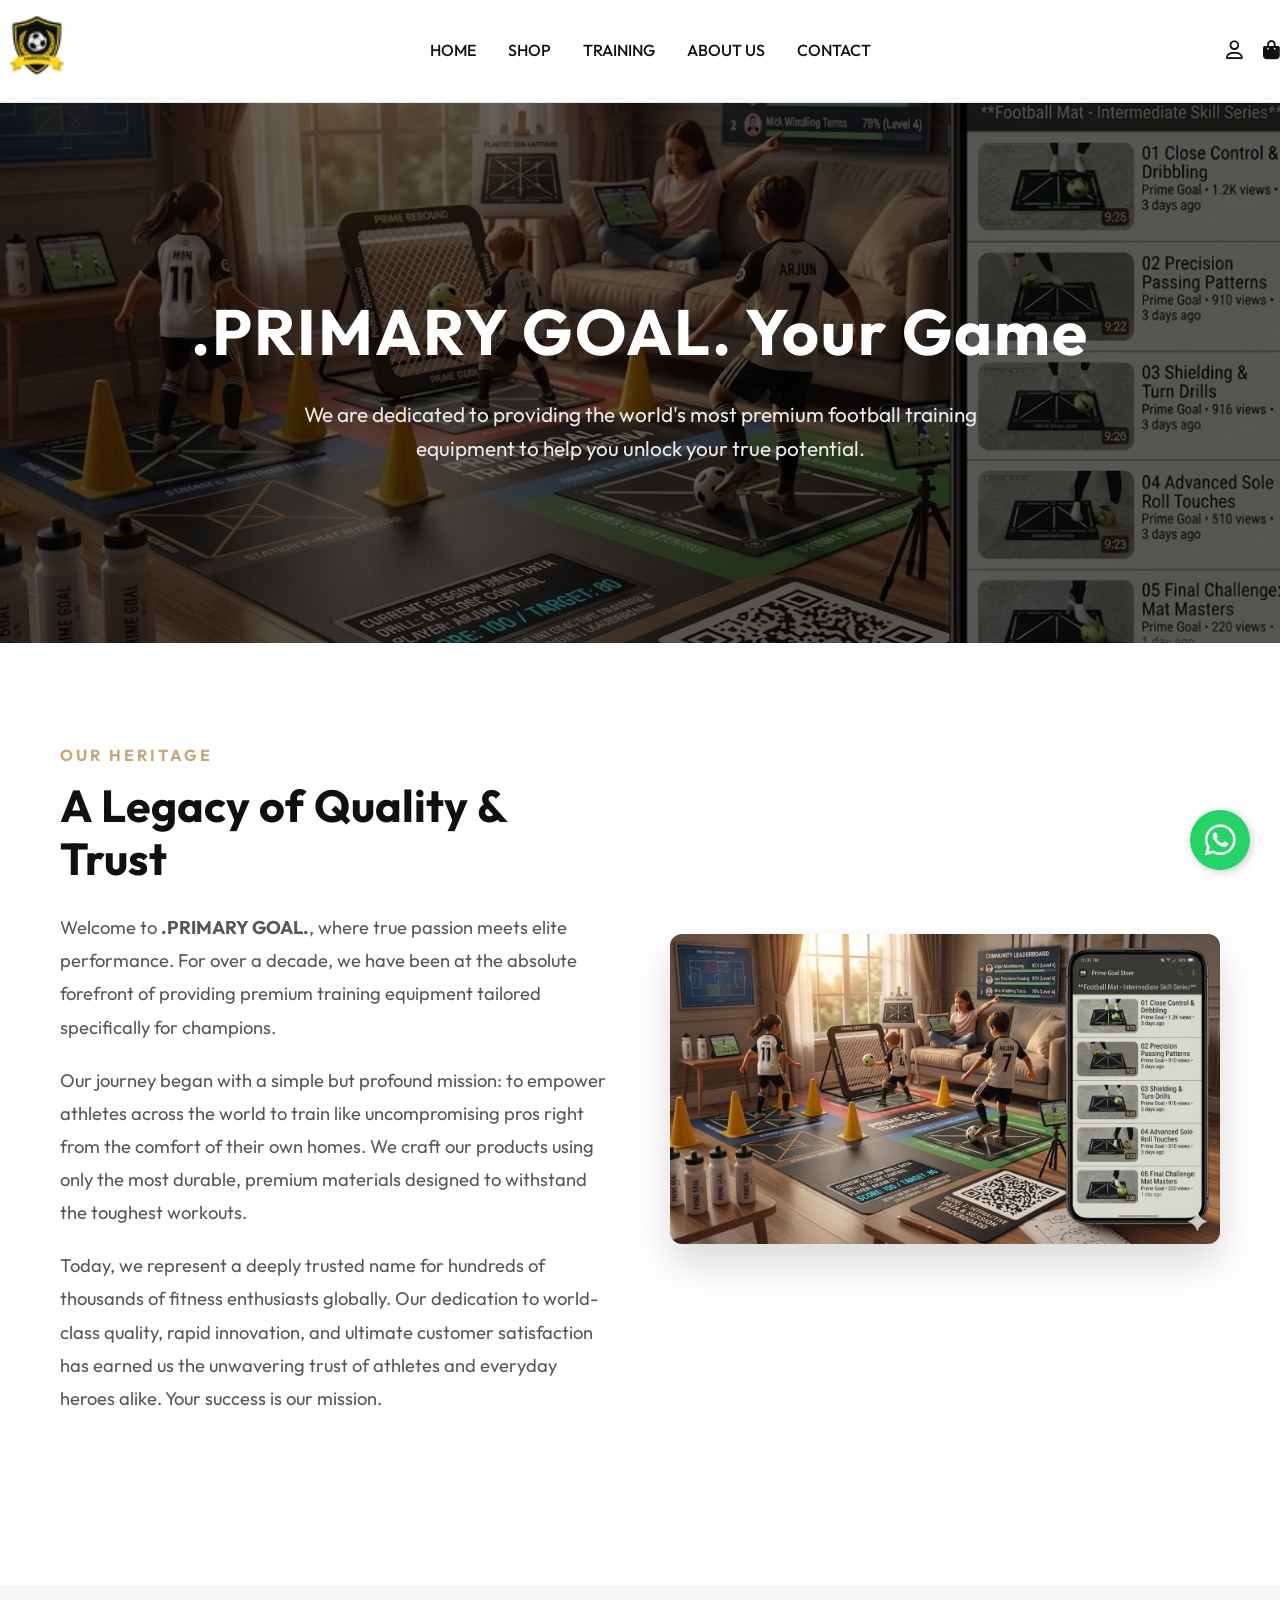
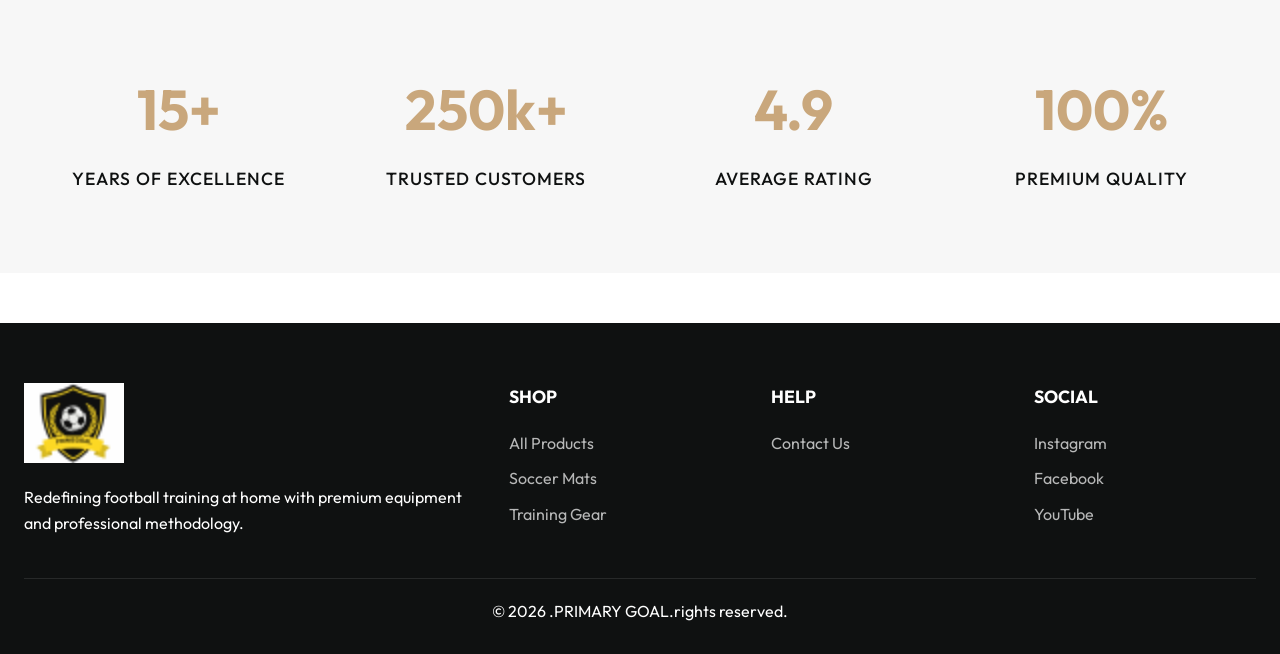
<file: fronthand/about.html>
<!DOCTYPE html>
<html lang="en">

<head>
    <meta charset="UTF-8">
    <meta name="viewport" content="width=device-width, initial-scale=1.0">
    <title>About Us | .RABBANI.</title>
    <!-- Font Awesome for Icons -->
    <link rel="stylesheet" href="https://cdnjs.cloudflare.com/ajax/libs/font-awesome/6.4.0/css/all.min.css">
    <style>
        @import url('https://fonts.googleapis.com/css2?family=Outfit:wght@300;400;500;600;700&display=swap');

        :root {
            --primary-color: #0f1111;
            --accent-color: #c9a77c;
            --text-main: #0f1111;
            --text-muted: #565959;
            --bg-main: #ffffff;
            --bg-secondary: #f7f7f7;
            --border-color: #e5e5e5;
        }

        * {
            margin: 0;
            padding: 0;
            box-sizing: border-box;
            font-family: 'Outfit', sans-serif;
        }

        body {
            background-color: var(--bg-main);
            color: var(--text-main);
            line-height: 1.6;
            overflow-x: hidden;
            animation: fadeIn 0.8s ease-out;
        }

        @keyframes fadeIn {
            from {
                opacity: 0;
            }

            to {
                opacity: 1;
            }
        }

        @keyframes slideUp {
            from {
                opacity: 0;
                transform: translateY(40px);
            }

            to {
                opacity: 1;
                transform: translateY(0);
            }
        }

        /* Global Header CSS */
        .container {
            max-width: 1280px;
            margin: 0 auto;
            padding: 0 24px;
        }

        header {
            position: sticky;
            top: 0;
            z-index: 1000;
            background: rgba(255, 255, 255, 0.95);
            backdrop-filter: blur(10px);
            border-bottom: 1px solid var(--border-color);
        }

        .nav-container {
            display: flex;
            align-items: center;
            justify-content: space-between;
            padding: 15px 0;
        }

        .logo {
            font-size: 1.8rem;
            font-weight: 700;
            letter-spacing: -1px;
            text-decoration: none;
            color: var(--primary-color);
        }

        .nav-links {
            display: flex;
            gap: 32px;
        }

        .nav-links a {
            font-weight: 500;
            font-size: 1rem;
            text-decoration: none;
            color: var(--primary-color);
            position: relative;
            transition: color 0.3s;
        }

        .nav-links a:hover {
            color: var(--accent-color);
        }

        .nav-icons {
            display: flex;
            gap: 20px;
            font-size: 1.2rem;
            color: var(--primary-color);
        }

        /* Global Footer CSS */
        footer {
            background: var(--primary-color);
            color: white;
            padding: 60px 0 30px;
            margin-top: 50px;
        }

        .footer-content {
            display: grid;
            grid-template-columns: 2fr 1fr 1fr 1fr;
            gap: 40px;
            margin-bottom: 40px;
        }

        .footer-logo {
            font-size: 2rem;
            font-weight: 700;
            margin-bottom: 20px;
            display: block;
        }

        .footer-col h4 {
            margin-bottom: 20px;
            font-size: 1.1rem;
        }

        .footer-col ul {
            list-style: none;
        }

        .footer-col ul li {
            margin-bottom: 10px;
        }

        .footer-col ul a {
            color: rgba(255, 255, 255, 0.7);
            text-decoration: none;
            transition: color 0.3s;
        }

        .footer-col ul a:hover {
            color: white;
        }

        /* Hero Section */
        .about-hero {
            position: relative;
            height: 60vh;
            display: flex;
            align-items: center;
            justify-content: center;
            text-align: center;
            color: white;
            overflow: hidden;
        }

        .about-hero-bg {
            position: absolute;
            top: 0;
            left: 0;
            width: 100%;
            height: 100%;
            object-fit: cover;
            z-index: -2;
            filter: brightness(0.4);
            transform: scale(1.1);
            animation: slowZoom 20s infinite alternate;
        }

        @keyframes slowZoom {
            from {
                transform: scale(1.05);
            }

            to {
                transform: scale(1.15);
            }
        }

        .about-hero-content {
            z-index: 1;
            padding: 0 20px;
            animation: slideUp 1s ease-out 0.2s backwards;
        }

        .about-hero-content h1 {
            font-size: 4rem;
            font-weight: 700;
            margin-bottom: 15px;
            letter-spacing: 2px;
        }

        .about-hero-content p {
            font-size: 1.3rem;
            max-width: 700px;
            margin: 0 auto;
            color: #eaeaea;
        }

        /* Content Section */
        .about-section {
            padding: 100px 20px;
            max-width: 1200px;
            margin: 0 auto;
        }

        .about-grid {
            display: grid;
            grid-template-columns: 1fr 1fr;
            gap: 60px;
            align-items: center;
        }

        .about-text h3 {
            color: var(--accent-color);
            text-transform: uppercase;
            letter-spacing: 3px;
            font-size: 1rem;
            margin-bottom: 10px;
        }

        .about-text h2 {
            font-size: 2.8rem;
            color: var(--primary-color);
            margin-bottom: 25px;
            line-height: 1.2;
        }

        .about-text p {
            font-size: 1.15rem;
            color: var(--text-muted);
            margin-bottom: 20px;
            line-height: 1.8;
        }

        .about-image {
            position: relative;
            border-radius: 12px;
            overflow: hidden;
            box-shadow: 0 20px 40px rgba(0, 0, 0, 0.15);
            animation: slideUp 1s ease-out 0.4s backwards;
        }

        .about-image img {
            width: 100%;
            height: auto;
            display: block;
            transition: transform 0.5s ease;
        }

        .about-image:hover img {
            transform: scale(1.03);
        }

        /* Stats Section */
        .stats-section {
            background-color: var(--bg-secondary);
            padding: 80px 20px;
            margin-top: 50px;
        }

        .stats-grid {
            max-width: 1200px;
            margin: 0 auto;
            display: grid;
            grid-template-columns: repeat(4, 1fr);
            gap: 30px;
            text-align: center;
        }

        .stat-item h4 {
            font-size: 3.5rem;
            color: var(--accent-color);
            margin-bottom: 10px;
            font-weight: 700;
        }

        .stat-item p {
            font-size: 1.1rem;
            color: var(--text-main);
            font-weight: 500;
            text-transform: uppercase;
            letter-spacing: 1px;
        }

        /* WhatsApp Floating Button */
        .whatsapp-float {
            position: fixed;
            bottom: 30px;
            right: 30px;
            background-color: #25D366;
            color: white;
            width: 60px;
            height: 60px;
            border-radius: 50%;
            display: flex;
            justify-content: center;
            align-items: center;
            font-size: 35px;
            box-shadow: 2px 2px 10px rgba(0, 0, 0, 0.2);
            z-index: 1000;
            transition: transform 0.3s ease, background-color 0.3s;
            text-decoration: none;
        }

        .whatsapp-float:hover {
            transform: scale(1.1);
            background-color: #1ebe56;
            color: white;
        }

        /* Responsive */
        @media (max-width: 900px) {
            .about-grid {
                grid-template-columns: 1fr;
            }

            .stats-grid {
                grid-template-columns: 1fr 1fr;
                gap: 40px;
            }

            .about-hero-content h1 {
                font-size: 3rem;
            }
        }

        @media (max-width: 600px) {
            .stats-grid {
                grid-template-columns: 1fr;
            }

            .header {
                padding: 15px 20px;
            }
        }
        /* Unified Responsive Design */
        @media (max-width: 1024px) {
            .features-grid, .category-grid { grid-template-columns: repeat(2, 1fr) !important; }
            .footer-content, .footer-grid { grid-template-columns: repeat(2, 1fr) !important; }
        }
        @media (max-width: 768px) {
            .nav-container { flex-direction: row !important; gap: 10px !important; overflow-x: auto; padding: 10px !important; }
            .nav-links { display: flex !important; flex-wrap: nowrap !important; justify-content: flex-start !important; gap: 15px !important; font-size: 0.85rem !important; }
            .features-grid, .category-grid, .footer-content, .footer-grid { grid-template-columns: 1fr !important; }
            .hero-content h1 { font-size: 2.5rem !important; }
            .hero-content p { font-size: 1rem !important; padding: 0 15px !important; }
            .section-header h2 { font-size: 2rem !important; }
            .video-card { flex-direction: column !important; }
            .video-card video { width: 100% !important; max-width: 100% !important; }
            .video-title { text-align: center !important; }
            .product-layout { flex-direction: column !important; }
            .about-content { flex-direction: column !important; }
        }
        @media (max-width: 480px) {
            .logo img { height: 50px !important; }
            .nav-links { flex-direction: column; align-items: center; gap: 10px !important; }
            .product-grid { grid-template-columns: 1fr !important; }
        }
    </style>
</head>

<body>

    <header>
        <div class="container nav-container">
            <a href="index.html" class="logo">
                <img src="Untitled design (2).png" alt="Primary Goal Rabbani" style="height: 60px; width: auto;">
            </a>

            <nav class="nav-links">
                <a href="index.html">HOME</a>
                <a href="store.html">SHOP</a>
                <a href="TRAING VIDEO.html">TRAINING</a>
                <a href="about.html">ABOUT US</a>
                <a href="https://wa.me/923477128889">CONTACT</a>
            </nav>

            <div class="nav-icons" style="font-size: 1.2rem; display: flex; gap: 20px;">
                <i class="far fa-user"></i>
                <i class="fas fa-shopping-bag"></i>
            </div>
        </div>
    </header>

    <!-- Hero Section -->
    <section class="about-hero">
        <img src="Gemini_Generated_Image_l8a14gl8a14gl8a1.png" alt="Football Field" class="about-hero-bg">
        <div class="about-hero-content">
            <h1> .PRIMARY GOAL. Your Game</h1>
            <p>We are dedicated to providing the world's most premium football training equipment to help you unlock
                your true potential.</p>
        </div>
    </section>

    <!-- Main Content -->
    <section class="about-section">
        <div class="about-grid">
            <div class="about-text" style="animation: slideUp 1s ease-out 0.3s backwards;">
                <h3>Our Heritage</h3>
                <h2>A Legacy of Quality & Trust</h2>
                <p>Welcome to <strong>.PRIMARY GOAL.</strong>, where true passion meets elite performance. For over a decade,
                    we have been at the absolute forefront of providing premium training equipment tailored specifically
                    for champions.</p>
                <p>Our journey began with a simple but profound mission: to empower athletes across the world to train
                    like uncompromising pros right from the comfort of their own homes. We craft our products using only
                    the most durable, premium materials designed to withstand the toughest workouts.</p>
                <p>Today, we represent a deeply trusted name for hundreds of thousands of fitness enthusiasts globally.
                    Our dedication to world-class quality, rapid innovation, and ultimate customer satisfaction has
                    earned us the unwavering trust of athletes and everyday heroes alike. Your success is our mission.
                </p>
            </div>
            <div class="about-image">
                <img src="Gemini_Generated_Image_l8a14gl8a14gl8a1.png">
            </div>
        </div>
    </section>

    <!-- Statistics -->
    <section class="stats-section">
        <div class="stats-grid">
            <div class="stat-item" style="animation: slideUp 1s ease-out 0.5s backwards;">
                <h4>15+</h4>
                <p>Years of Excellence</p>
            </div>
            <div class="stat-item" style="animation: slideUp 1s ease-out 0.6s backwards;">
                <h4>250k+</h4>
                <p>Trusted Customers</p>
            </div>
            <div class="stat-item" style="animation: slideUp 1s ease-out 0.7s backwards;">
                <h4>4.9</h4>
                <p>Average Rating</p>
            </div>
            <div class="stat-item" style="animation: slideUp 1s ease-out 0.8s backwards;">
                <h4>100%</h4>
                <p>Premium Quality</p>
            </div>
        </div>
    </section>

    <!-- Permanent WhatsApp Button -->
    <a href="https://wa.me/923477128889" class="whatsapp-float" target="_blank" aria-label="Chat with us on WhatsApp">
        <i class="fab fa-whatsapp"></i>
    </a>

    <footer>
        <div class="container">
            <div class="footer-content">
                <div class="footer-brand">
                    <a href="index.html" style="display:inline-block; margin-bottom:15px;">
                        <img src="Untitled design (2).png" alt="Primary Goal Rabbani" style="height: 80px;">
                    </a>
                    <p>Redefining football training at home with premium equipment and professional methodology.</p>
                </div>
                <div class="footer-col">
                    <h4>SHOP</h4>
                    <ul>
                        <li><a href="store.html">All Products</a></li>
                        <li><a href="store.html">Soccer Mats</a></li>
                        <li><a href="store.html">Training Gear</a></li>
                    </ul>
                </div>
                <div class="footer-col">
                    <h4>HELP</h4>
                    <ul>
                        <li><a href="https://wa.me/923477128889">Contact Us</a></li>
                
                    </ul>
                </div>
                <div class="footer-col">
                    <h4>SOCIAL</h4>
                    <ul>
                        <li><a href="#">Instagram</a></li>
                        <li><a href="#">Facebook</a></li>
                        <li><a href="#">YouTube</a></li>
                    </ul>
                </div>
            </div>
            <div style="text-align: center; border-top: 1px solid rgba(255,255,255,0.1); padding-top: 20px;">
                <p>&copy; 2026 .PRIMARY GOAL.rights reserved.</p>
            </div>
        </div>
    </footer>

</body>

</html>
</file>
